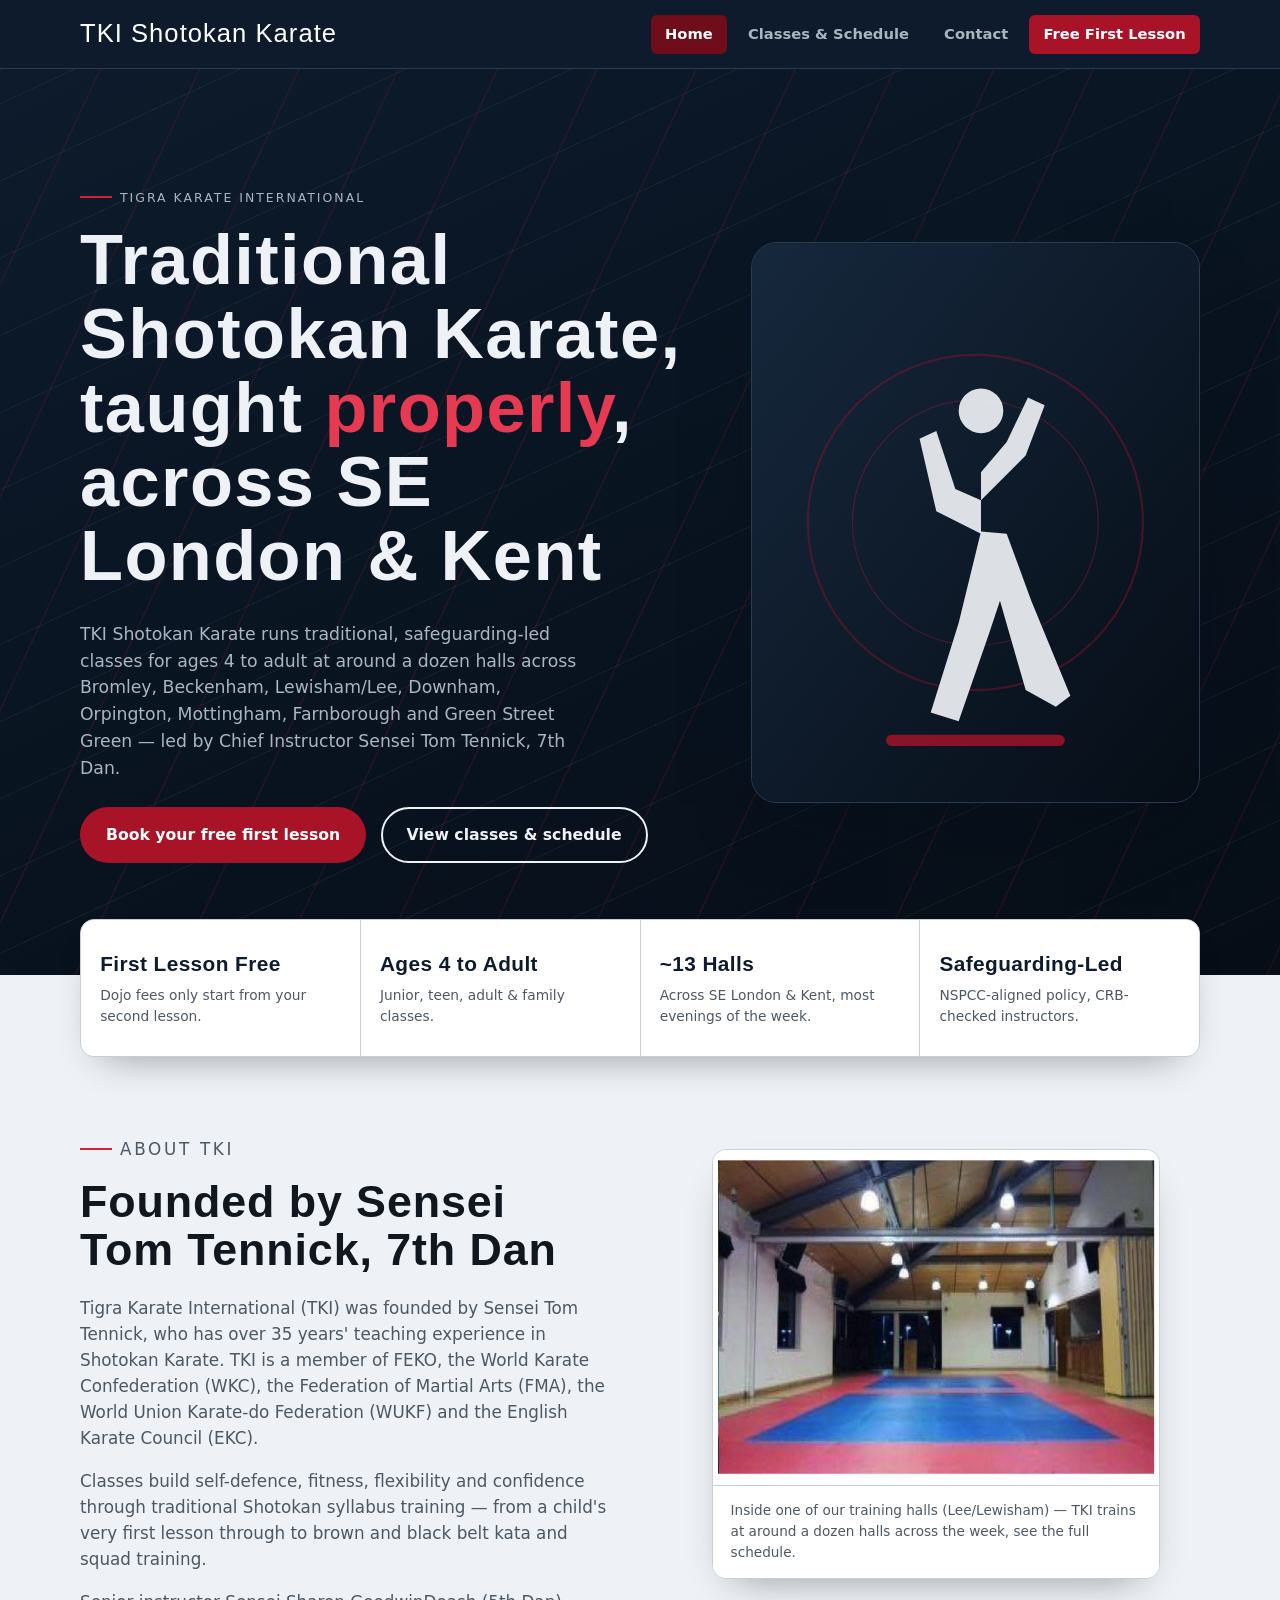
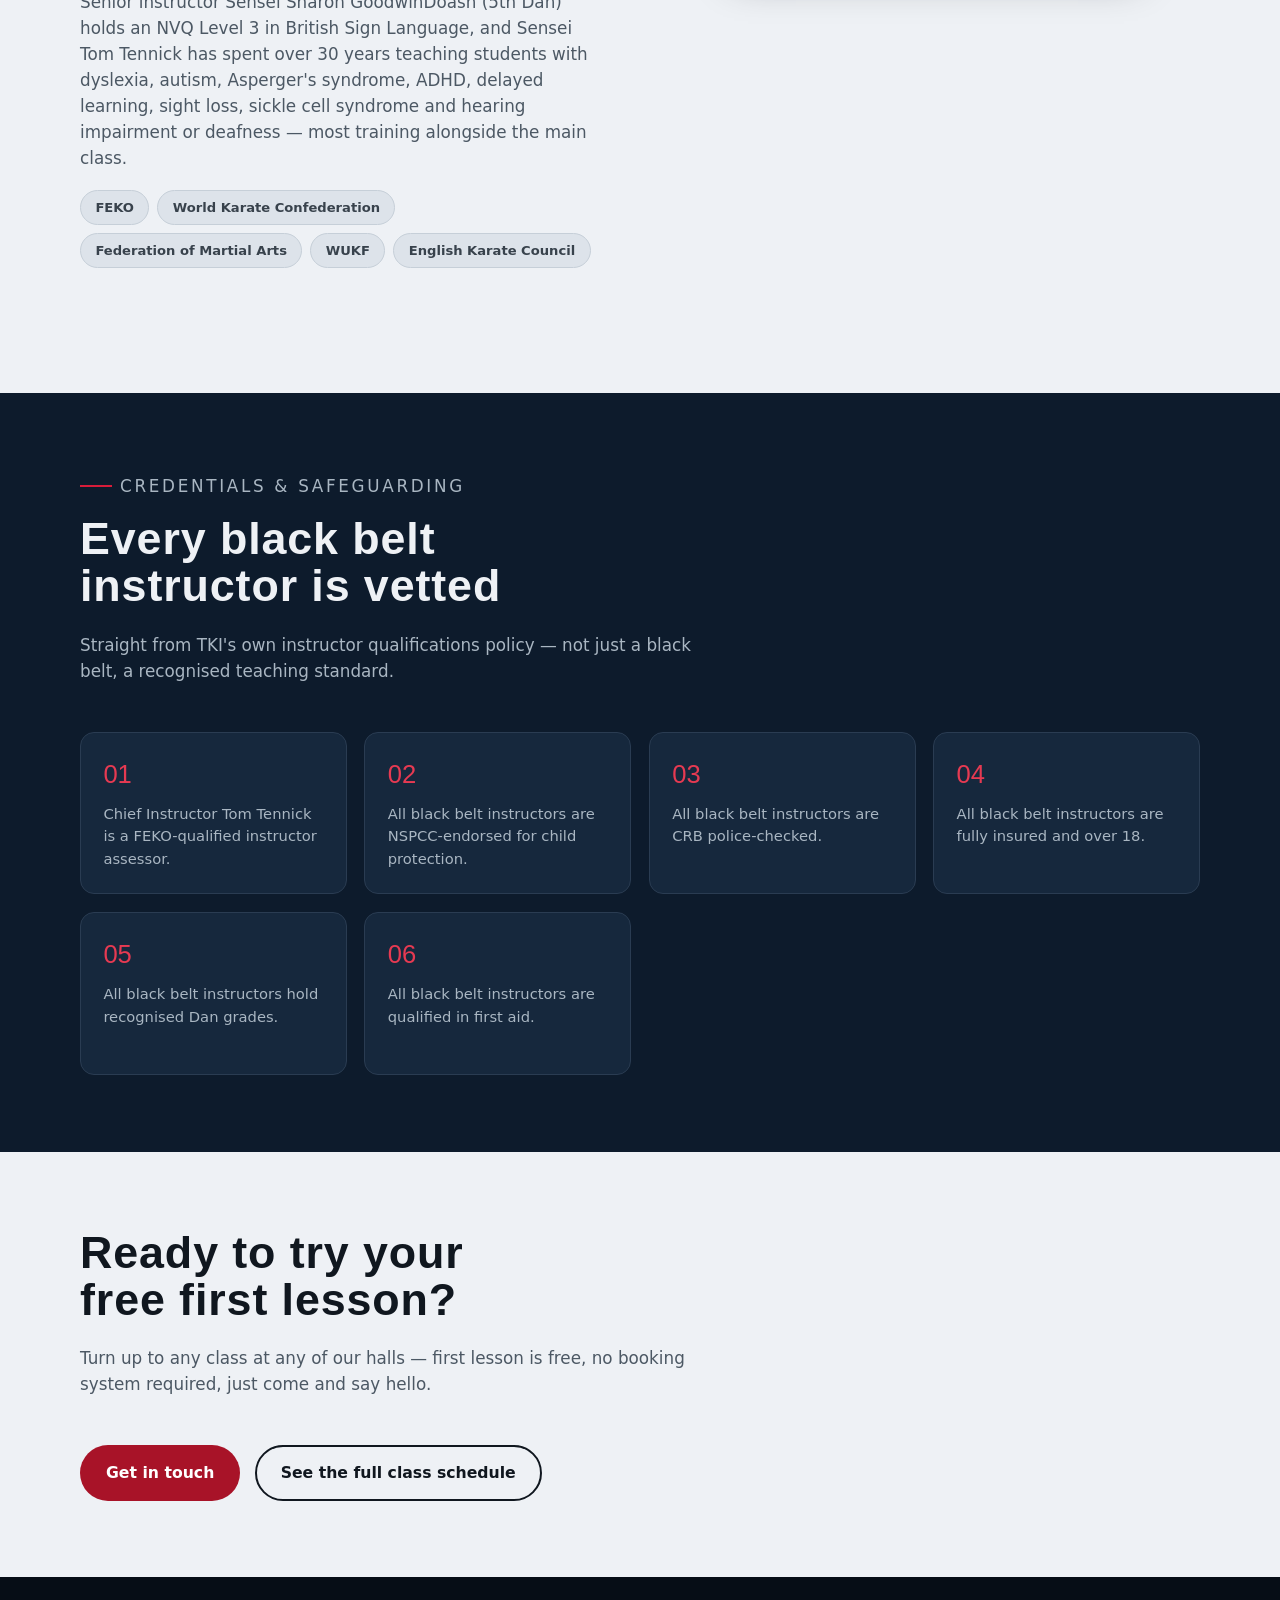
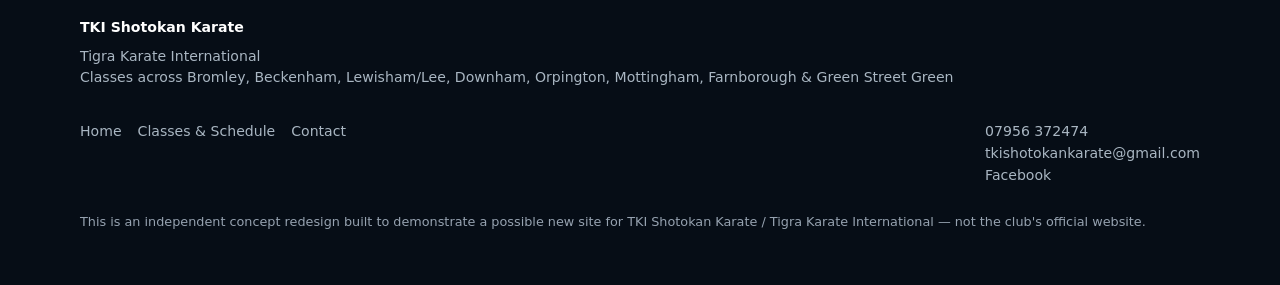
<file: index.html>
<!DOCTYPE html>
<html lang="en-GB">
<head>
<meta charset="UTF-8">
<meta name="viewport" content="width=device-width, initial-scale=1.0">
<title>TKI Shotokan Karate | Tigra Karate International — South East London &amp; Kent</title>
<meta name="description" content="Traditional Shotokan Karate for ages 4 to adult, taught by Sensei Tom Tennick (7th Dan) across Bromley, Beckenham, Lewisham/Lee, Downham, Orpington, Mottingham, Farnborough &amp; Green Street Green. First lesson free.">
<link rel="stylesheet" href="assets/css/style.css">
</head>
<body>
<a class="skip-link" href="#main">Skip to content</a>

<header class="site-header">
  <div class="container nav-row">
    <a class="brand" href="index.html">
      <span class="brand-mark">TKI Shotokan Karate</span>
    </a>
    <button class="nav-toggle" aria-expanded="false" aria-controls="primary-nav">
      <span aria-hidden="true">&#9776;</span>
      <span class="visually-hidden">Menu</span>
    </button>
    <ul class="nav-menu" id="primary-nav">
      <li><a href="index.html" aria-current="page">Home</a></li>
      <li><a href="classes.html">Classes &amp; Schedule</a></li>
      <li><a href="contact.html">Contact</a></li>
      <li><a class="nav-cta" href="contact.html">Free First Lesson</a></li>
    </ul>
  </div>
</header>

<main id="main">

  <section class="hero">
    <div class="container hero-grid">
      <div>
        <p class="eyebrow">Tigra Karate International</p>
        <h1>Traditional Shotokan Karate, taught <span>properly</span>, across SE London &amp; Kent</h1>
        <p class="hero-lede">TKI Shotokan Karate runs traditional, safeguarding-led classes for ages 4 to adult at around a dozen halls across Bromley, Beckenham, Lewisham/Lee, Downham, Orpington, Mottingham, Farnborough and Green Street Green — led by Chief Instructor Sensei Tom Tennick, 7th Dan.</p>
        <div class="btn-row" style="margin-top:1.6rem;">
          <a class="btn btn-primary" href="contact.html"><span class="btn-label">Book your free first lesson</span></a>
          <a class="btn btn-ghost" href="classes.html"><span class="btn-label">View classes &amp; schedule</span></a>
        </div>
      </div>
      <div class="hero-figure" aria-hidden="true">
        <svg viewBox="0 0 400 500" xmlns="http://www.w3.org/2000/svg" role="img" aria-label="Illustration of a karateka in a kata stance">
          <defs>
            <linearGradient id="bg" x1="0" y1="0" x2="1" y2="1">
              <stop offset="0" stop-color="#16283d"/>
              <stop offset="1" stop-color="#060d16"/>
            </linearGradient>
          </defs>
          <rect width="400" height="500" fill="url(#bg)"/>
          <circle cx="200" cy="250" r="150" fill="none" stroke="#a81328" stroke-width="2" opacity="0.35"/>
          <circle cx="200" cy="250" r="110" fill="none" stroke="#d81c3a" stroke-width="1" opacity="0.3"/>
          <!-- simplified karateka silhouette, front stance with rising block -->
          <g fill="#eef1f5" opacity="0.92">
            <circle cx="205" cy="150" r="20"/>
            <path d="M205 170 L205 260 L165 240 L150 175 L165 168 L182 220 L205 230 Z"/>
            <path d="M205 260 L205 230 L245 190 L262 145 L247 138 L228 178 L205 205 Z"/>
            <path d="M205 258 L185 340 L160 420 L185 428 L212 350 L222 320 L245 400 L272 415 L285 405 L250 320 L228 260 Z"/>
          </g>
          <rect x="120" y="440" width="160" height="10" rx="5" fill="#a81328" opacity="0.8"/>
        </svg>
      </div>
    </div>
  </section>

  <div class="container">
    <div class="highlight-strip" data-reveal>
      <div class="highlight-item">
        <strong>First Lesson Free</strong>
        <span>Dojo fees only start from your second lesson.</span>
      </div>
      <div class="highlight-item">
        <strong>Ages 4 to Adult</strong>
        <span>Junior, teen, adult &amp; family classes.</span>
      </div>
      <div class="highlight-item">
        <strong>~13 Halls</strong>
        <span>Across SE London &amp; Kent, most evenings of the week.</span>
      </div>
      <div class="highlight-item">
        <strong>Safeguarding-Led</strong>
        <span>NSPCC-aligned policy, CRB-checked instructors.</span>
      </div>
    </div>
  </div>

  <section>
    <div class="container two-col">
      <div class="section-head" data-reveal>
        <p class="eyebrow">About TKI</p>
        <h2>Founded by Sensei Tom Tennick, 7th Dan</h2>
        <p class="lede">Tigra Karate International (TKI) was founded by Sensei Tom Tennick, who has over 35 years' teaching experience in Shotokan Karate. TKI is a member of FEKO, the World Karate Confederation (WKC), the Federation of Martial Arts (FMA), the World Union Karate-do Federation (WUKF) and the English Karate Council (EKC).</p>
        <p>Classes build self-defence, fitness, flexibility and confidence through traditional Shotokan syllabus training — from a child's very first lesson through to brown and black belt kata and squad training.</p>
        <p>Senior instructor Sensei Sharon GoodwinDoash (5th Dan) holds an NVQ Level 3 in British Sign Language, and Sensei Tom Tennick has spent over 30 years teaching students with dyslexia, autism, Asperger's syndrome, ADHD, delayed learning, sight loss, sickle cell syndrome and hearing impairment or deafness — most training alongside the main class.</p>
        <ul class="pill-list">
          <li>FEKO</li>
          <li>World Karate Confederation</li>
          <li>Federation of Martial Arts</li>
          <li>WUKF</li>
          <li>English Karate Council</li>
        </ul>
      </div>
      <figure class="about-figure" data-reveal>
        <div class="frame">
          <img src="assets/img/lochaber-hall-dojo.jpg" alt="Empty training hall with red and blue karate mats laid out, wood-beamed ceiling, one of TKI's rented dojo halls" width="720" height="540">
        </div>
        <figcaption>Inside one of our training halls (Lee/Lewisham) — TKI trains at around a dozen halls across the week, see the full schedule.</figcaption>
      </figure>
    </div>
  </section>

  <section class="section-on-ink">
    <div class="container">
      <div class="section-head" data-reveal>
        <p class="eyebrow">Credentials &amp; safeguarding</p>
        <h2>Every black belt instructor is vetted</h2>
        <p>Straight from TKI's own instructor qualifications policy — not just a black belt, a recognised teaching standard.</p>
      </div>
      <div class="cred-grid" data-reveal>
        <div class="cred-card">
          <span class="num">01</span>
          <p>Chief Instructor Tom Tennick is a FEKO-qualified instructor assessor.</p>
        </div>
        <div class="cred-card">
          <span class="num">02</span>
          <p>All black belt instructors are NSPCC-endorsed for child protection.</p>
        </div>
        <div class="cred-card">
          <span class="num">03</span>
          <p>All black belt instructors are CRB police-checked.</p>
        </div>
        <div class="cred-card">
          <span class="num">04</span>
          <p>All black belt instructors are fully insured and over 18.</p>
        </div>
        <div class="cred-card">
          <span class="num">05</span>
          <p>All black belt instructors hold recognised Dan grades.</p>
        </div>
        <div class="cred-card">
          <span class="num">06</span>
          <p>All black belt instructors are qualified in first aid.</p>
        </div>
      </div>
    </div>
  </section>

  <section>
    <div class="container">
      <div class="section-head" data-reveal>
        <h2>Ready to try your free first lesson?</h2>
        <p>Turn up to any class at any of our halls — first lesson is free, no booking system required, just come and say hello.</p>
      </div>
      <div class="btn-row" data-reveal>
        <a class="btn btn-primary" href="contact.html"><span class="btn-label">Get in touch</span></a>
        <a class="btn btn-ghost on-paper" href="classes.html"><span class="btn-label">See the full class schedule</span></a>
      </div>
    </div>
  </section>

</main>

<footer class="site-footer">
  <div class="container footer-grid">
    <div>
      <p style="color:#fff; font-weight:700; margin-bottom:0.4rem;">TKI Shotokan Karate</p>
      <p style="margin:0;">Tigra Karate International</p>
      <p style="margin:0;">Classes across Bromley, Beckenham, Lewisham/Lee, Downham, Orpington, Mottingham, Farnborough &amp; Green Street Green</p>
    </div>
    <nav aria-label="Footer">
      <a href="index.html">Home</a>
      <a href="classes.html">Classes &amp; Schedule</a>
      <a href="contact.html">Contact</a>
    </nav>
    <div>
      <p style="margin:0;"><a href="tel:07956372474">07956 372474</a></p>
      <p style="margin:0;"><a href="mailto:tkishotokankarate@gmail.com">tkishotokankarate@gmail.com</a></p>
      <p style="margin:0;"><a href="https://www.facebook.com/TKI-Shotokan-Karate-135515973220878/">Facebook</a></p>
    </div>
  </div>
  <p class="footer-fine container">This is an independent concept redesign built to demonstrate a possible new site for TKI Shotokan Karate / Tigra Karate International — not the club's official website.</p>
</footer>

<script src="assets/js/main.js"></script>
</body>
</html>
</file>
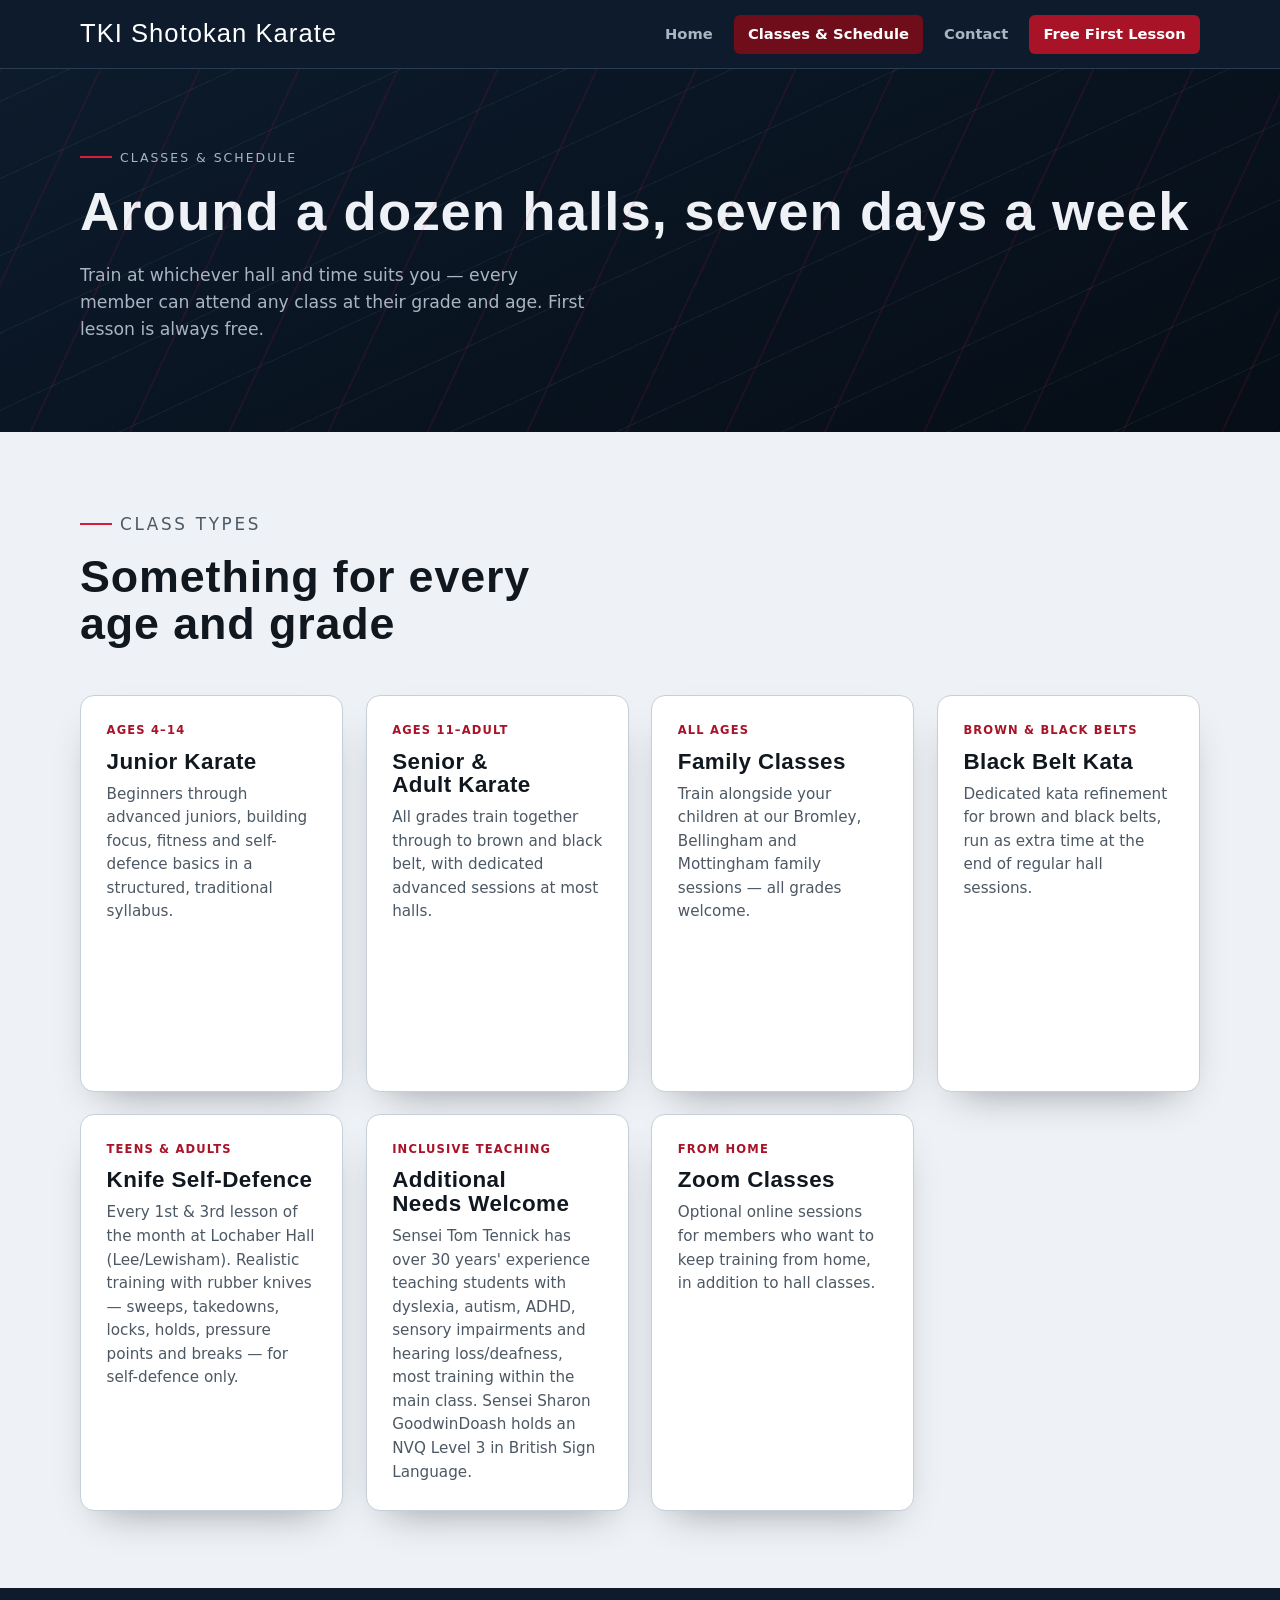
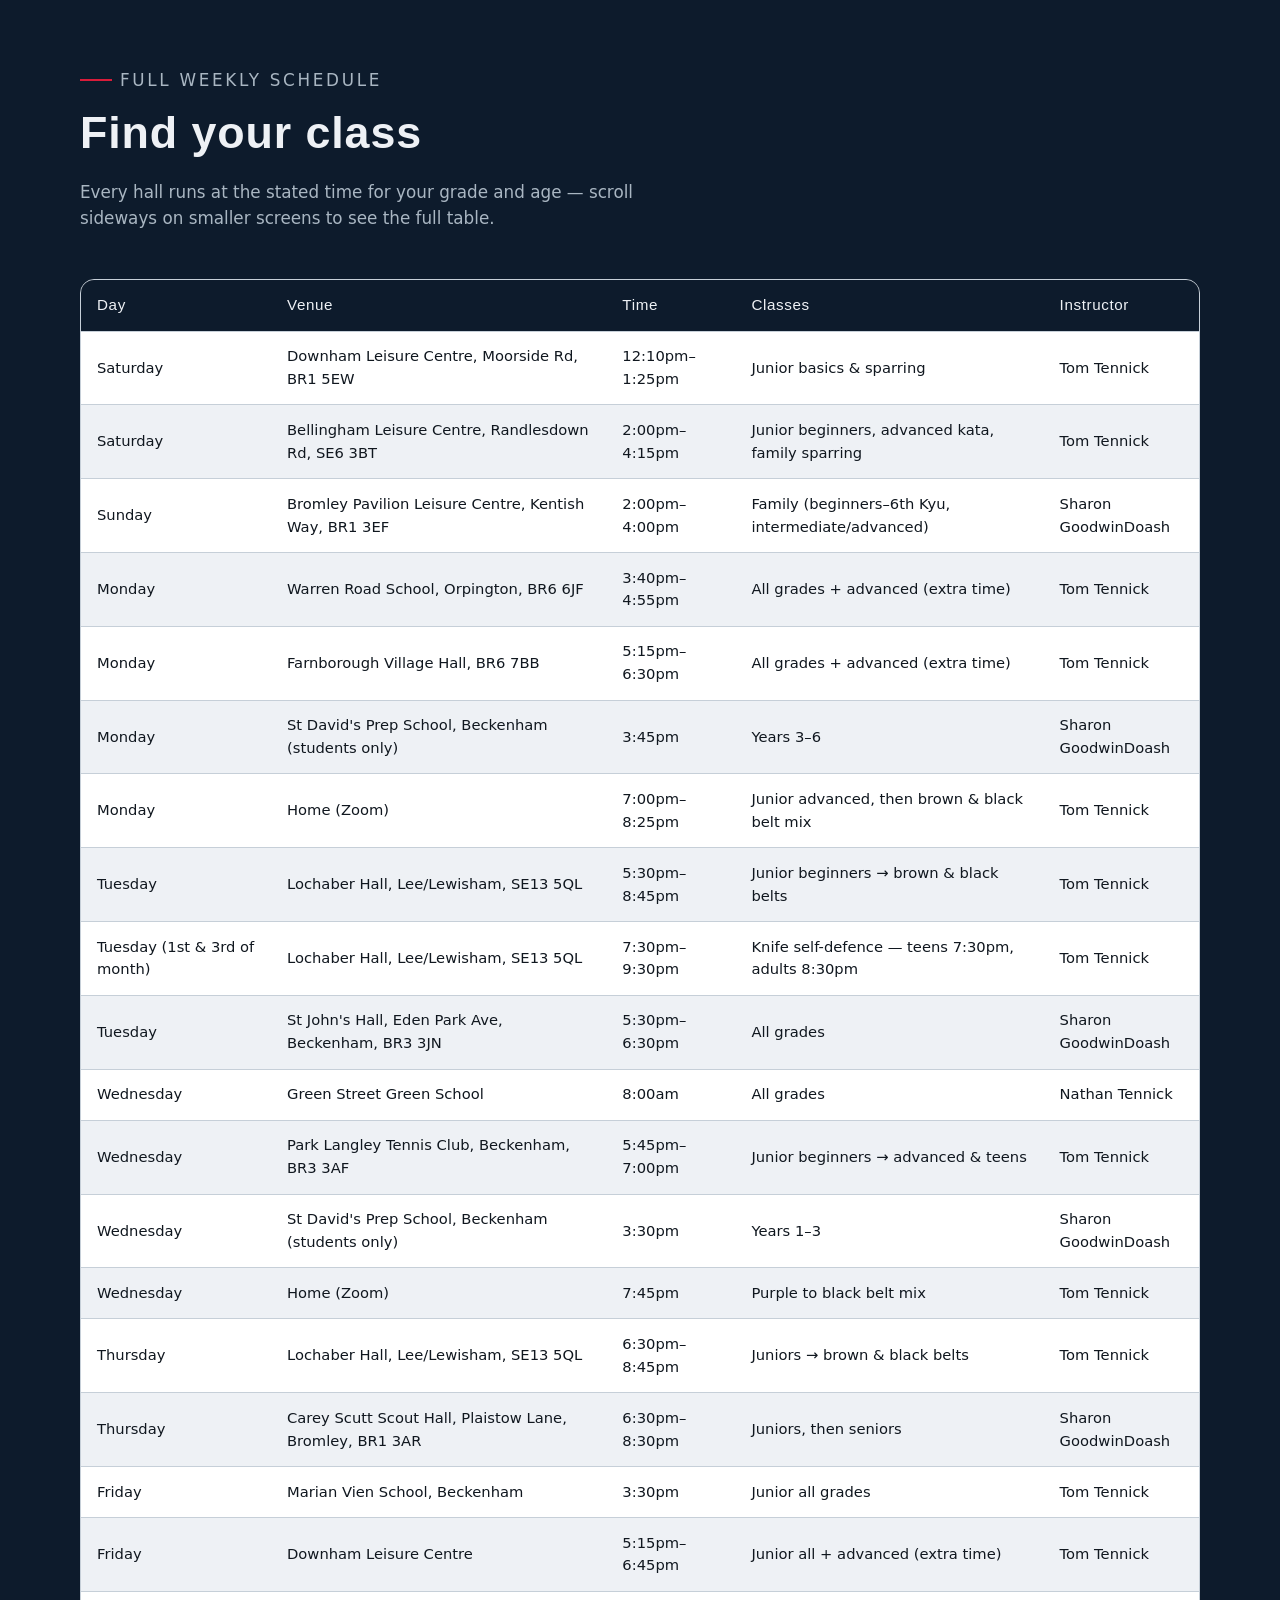
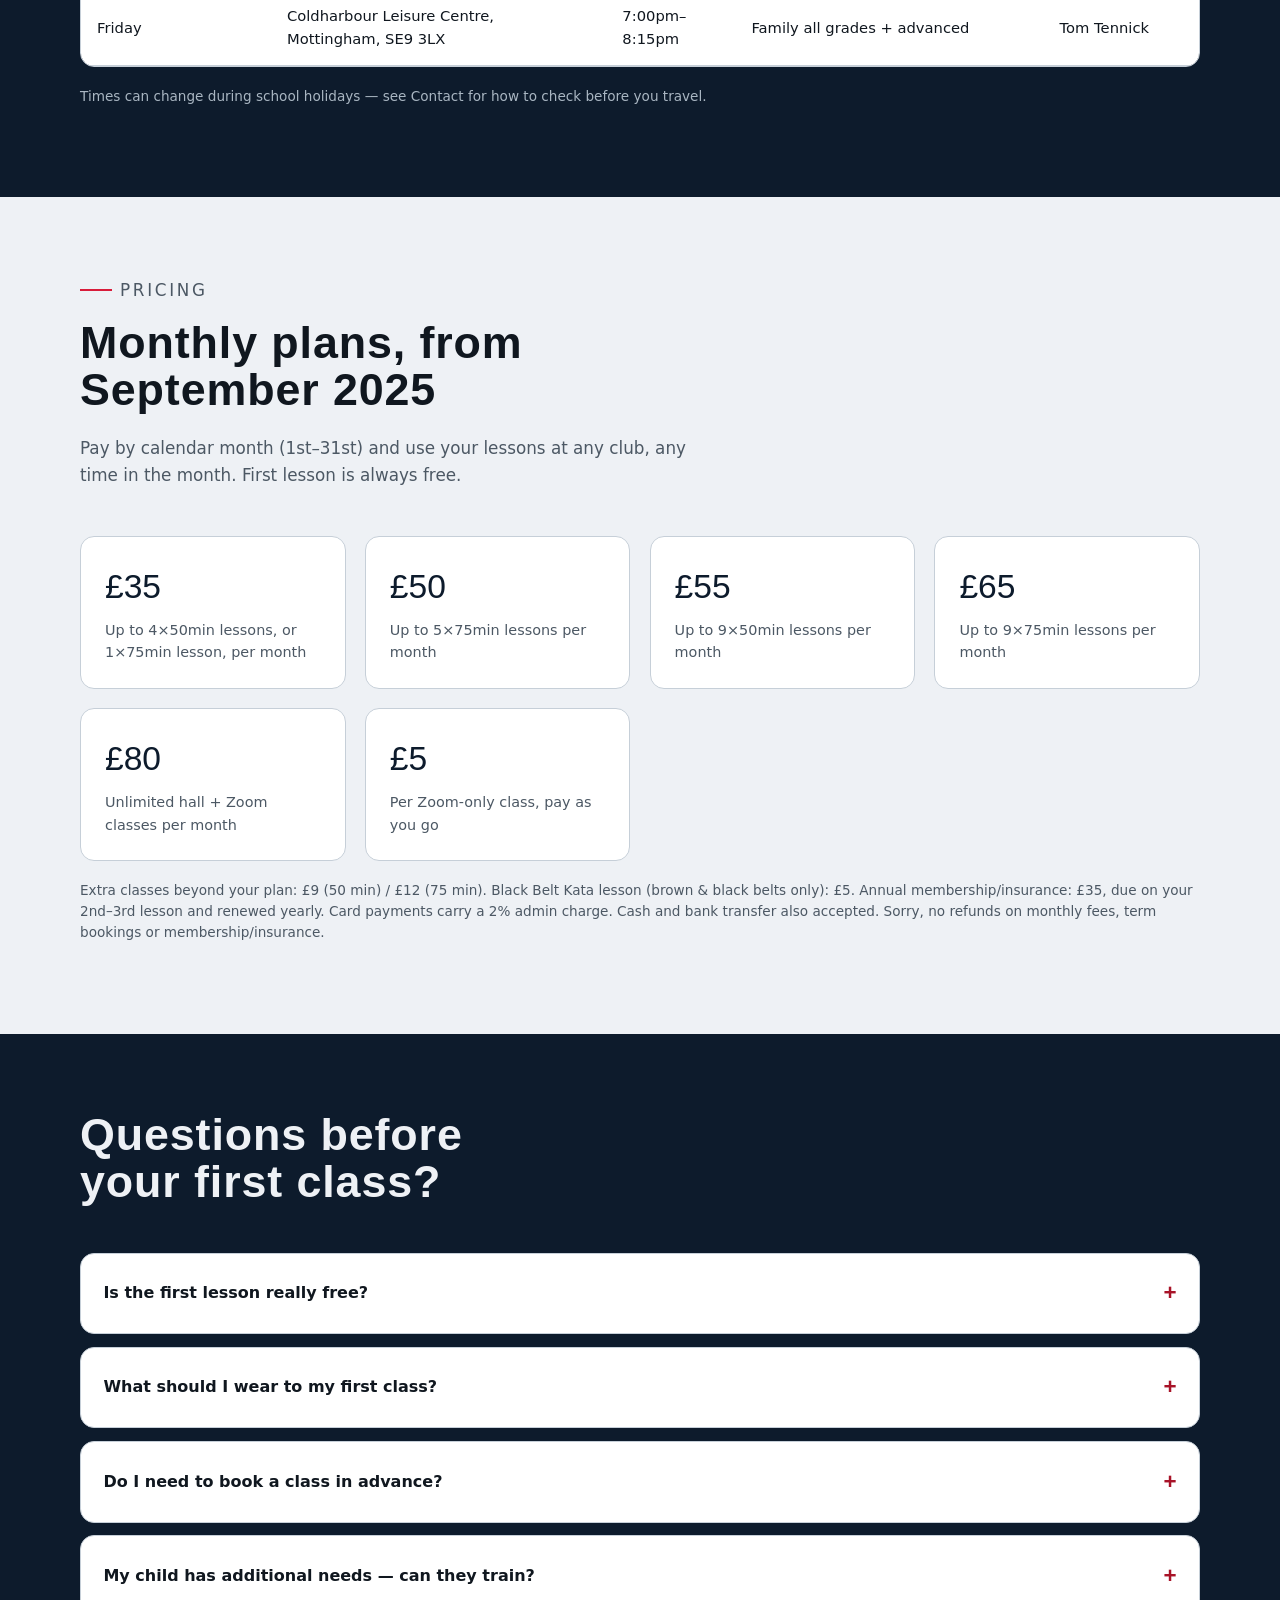
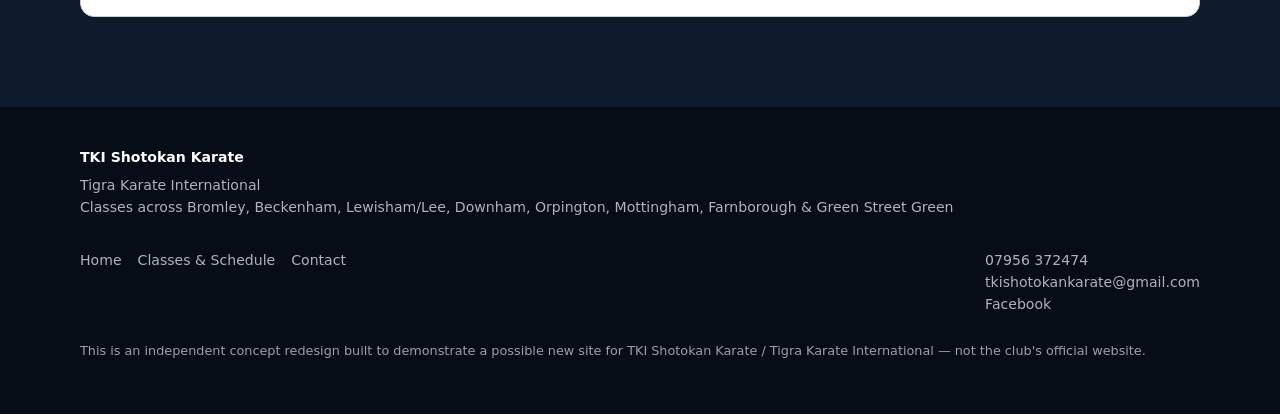
<file: classes.html>
<!DOCTYPE html>
<html lang="en-GB">
<head>
<meta charset="UTF-8">
<meta name="viewport" content="width=device-width, initial-scale=1.0">
<title>Classes &amp; Schedule | TKI Shotokan Karate</title>
<meta name="description" content="TKI Shotokan Karate class types, full weekly schedule across SE London &amp; Kent halls, and current monthly pricing (from September 2025).">
<link rel="stylesheet" href="assets/css/style.css">
</head>
<body>
<a class="skip-link" href="#main">Skip to content</a>

<header class="site-header">
  <div class="container nav-row">
    <a class="brand" href="index.html">
      <span class="brand-mark">TKI Shotokan Karate</span>
    </a>
    <button class="nav-toggle" aria-expanded="false" aria-controls="primary-nav">
      <span aria-hidden="true">&#9776;</span>
      <span class="visually-hidden">Menu</span>
    </button>
    <ul class="nav-menu" id="primary-nav">
      <li><a href="index.html">Home</a></li>
      <li><a href="classes.html" aria-current="page">Classes &amp; Schedule</a></li>
      <li><a href="contact.html">Contact</a></li>
      <li><a class="nav-cta" href="contact.html">Free First Lesson</a></li>
    </ul>
  </div>
</header>

<main id="main">

  <section class="hero" style="padding-block:clamp(2.5rem,6vw,4.5rem);">
    <div class="container">
      <p class="eyebrow">Classes &amp; Schedule</p>
      <h1 style="font-size:clamp(2.2rem,5vw,3.4rem);">Around a dozen halls, seven days a week</h1>
      <p class="hero-lede">Train at whichever hall and time suits you — every member can attend any class at their grade and age. First lesson is always free.</p>
    </div>
  </section>

  <section>
    <div class="container">
      <div class="section-head" data-reveal>
        <p class="eyebrow">Class types</p>
        <h2>Something for every age and grade</h2>
      </div>
      <div class="card-grid" data-reveal>
        <div class="card">
          <span class="tag">Ages 4&ndash;14</span>
          <h3>Junior Karate</h3>
          <p>Beginners through advanced juniors, building focus, fitness and self-defence basics in a structured, traditional syllabus.</p>
        </div>
        <div class="card">
          <span class="tag">Ages 11&ndash;Adult</span>
          <h3>Senior &amp; Adult Karate</h3>
          <p>All grades train together through to brown and black belt, with dedicated advanced sessions at most halls.</p>
        </div>
        <div class="card">
          <span class="tag">All Ages</span>
          <h3>Family Classes</h3>
          <p>Train alongside your children at our Bromley, Bellingham and Mottingham family sessions — all grades welcome.</p>
        </div>
        <div class="card">
          <span class="tag">Brown &amp; Black Belts</span>
          <h3>Black Belt Kata</h3>
          <p>Dedicated kata refinement for brown and black belts, run as extra time at the end of regular hall sessions.</p>
        </div>
        <div class="card">
          <span class="tag">Teens &amp; Adults</span>
          <h3>Knife Self-Defence</h3>
          <p>Every 1st &amp; 3rd lesson of the month at Lochaber Hall (Lee/Lewisham). Realistic training with rubber knives — sweeps, takedowns, locks, holds, pressure points and breaks — for self-defence only.</p>
        </div>
        <div class="card">
          <span class="tag">Inclusive Teaching</span>
          <h3>Additional Needs Welcome</h3>
          <p>Sensei Tom Tennick has over 30 years' experience teaching students with dyslexia, autism, ADHD, sensory impairments and hearing loss/deafness, most training within the main class. Sensei Sharon GoodwinDoash holds an NVQ Level 3 in British Sign Language.</p>
        </div>
        <div class="card">
          <span class="tag">From Home</span>
          <h3>Zoom Classes</h3>
          <p>Optional online sessions for members who want to keep training from home, in addition to hall classes.</p>
        </div>
      </div>
    </div>
  </section>

  <section class="section-on-ink">
    <div class="container">
      <div class="section-head" data-reveal>
        <p class="eyebrow">Full weekly schedule</p>
        <h2>Find your class</h2>
        <p>Every hall runs at the stated time for your grade and age — scroll sideways on smaller screens to see the full table.</p>
      </div>
      <div class="table-scroll" data-reveal>
        <table class="schedule-table">
          <thead>
            <tr>
              <th scope="col">Day</th>
              <th scope="col">Venue</th>
              <th scope="col">Time</th>
              <th scope="col">Classes</th>
              <th scope="col">Instructor</th>
            </tr>
          </thead>
          <tbody>
            <tr>
              <td>Saturday</td>
              <td>Downham Leisure Centre, Moorside Rd, BR1 5EW</td>
              <td class="tabular">12:10pm&ndash;1:25pm</td>
              <td>Junior basics &amp; sparring</td>
              <td>Tom Tennick</td>
            </tr>
            <tr>
              <td>Saturday</td>
              <td>Bellingham Leisure Centre, Randlesdown Rd, SE6 3BT</td>
              <td class="tabular">2:00pm&ndash;4:15pm</td>
              <td>Junior beginners, advanced kata, family sparring</td>
              <td>Tom Tennick</td>
            </tr>
            <tr>
              <td>Sunday</td>
              <td>Bromley Pavilion Leisure Centre, Kentish Way, BR1 3EF</td>
              <td class="tabular">2:00pm&ndash;4:00pm</td>
              <td>Family (beginners&ndash;6th Kyu, intermediate/advanced)</td>
              <td>Sharon GoodwinDoash</td>
            </tr>
            <tr>
              <td>Monday</td>
              <td>Warren Road School, Orpington, BR6 6JF</td>
              <td class="tabular">3:40pm&ndash;4:55pm</td>
              <td>All grades + advanced (extra time)</td>
              <td>Tom Tennick</td>
            </tr>
            <tr>
              <td>Monday</td>
              <td>Farnborough Village Hall, BR6 7BB</td>
              <td class="tabular">5:15pm&ndash;6:30pm</td>
              <td>All grades + advanced (extra time)</td>
              <td>Tom Tennick</td>
            </tr>
            <tr>
              <td>Monday</td>
              <td>St David's Prep School, Beckenham (students only)</td>
              <td class="tabular">3:45pm</td>
              <td>Years 3&ndash;6</td>
              <td>Sharon GoodwinDoash</td>
            </tr>
            <tr>
              <td>Monday</td>
              <td>Home (Zoom)</td>
              <td class="tabular">7:00pm&ndash;8:25pm</td>
              <td>Junior advanced, then brown &amp; black belt mix</td>
              <td>Tom Tennick</td>
            </tr>
            <tr>
              <td>Tuesday</td>
              <td>Lochaber Hall, Lee/Lewisham, SE13 5QL</td>
              <td class="tabular">5:30pm&ndash;8:45pm</td>
              <td>Junior beginners &rarr; brown &amp; black belts</td>
              <td>Tom Tennick</td>
            </tr>
            <tr>
              <td>Tuesday (1st &amp; 3rd of month)</td>
              <td>Lochaber Hall, Lee/Lewisham, SE13 5QL</td>
              <td class="tabular">7:30pm&ndash;9:30pm</td>
              <td>Knife self-defence &mdash; teens 7:30pm, adults 8:30pm</td>
              <td>Tom Tennick</td>
            </tr>
            <tr>
              <td>Tuesday</td>
              <td>St John's Hall, Eden Park Ave, Beckenham, BR3 3JN</td>
              <td class="tabular">5:30pm&ndash;6:30pm</td>
              <td>All grades</td>
              <td>Sharon GoodwinDoash</td>
            </tr>
            <tr>
              <td>Wednesday</td>
              <td>Green Street Green School</td>
              <td class="tabular">8:00am</td>
              <td>All grades</td>
              <td>Nathan Tennick</td>
            </tr>
            <tr>
              <td>Wednesday</td>
              <td>Park Langley Tennis Club, Beckenham, BR3 3AF</td>
              <td class="tabular">5:45pm&ndash;7:00pm</td>
              <td>Junior beginners &rarr; advanced &amp; teens</td>
              <td>Tom Tennick</td>
            </tr>
            <tr>
              <td>Wednesday</td>
              <td>St David's Prep School, Beckenham (students only)</td>
              <td class="tabular">3:30pm</td>
              <td>Years 1&ndash;3</td>
              <td>Sharon GoodwinDoash</td>
            </tr>
            <tr>
              <td>Wednesday</td>
              <td>Home (Zoom)</td>
              <td class="tabular">7:45pm</td>
              <td>Purple to black belt mix</td>
              <td>Tom Tennick</td>
            </tr>
            <tr>
              <td>Thursday</td>
              <td>Lochaber Hall, Lee/Lewisham, SE13 5QL</td>
              <td class="tabular">6:30pm&ndash;8:45pm</td>
              <td>Juniors &rarr; brown &amp; black belts</td>
              <td>Tom Tennick</td>
            </tr>
            <tr>
              <td>Thursday</td>
              <td>Carey Scutt Scout Hall, Plaistow Lane, Bromley, BR1 3AR</td>
              <td class="tabular">6:30pm&ndash;8:30pm</td>
              <td>Juniors, then seniors</td>
              <td>Sharon GoodwinDoash</td>
            </tr>
            <tr>
              <td>Friday</td>
              <td>Marian Vien School, Beckenham</td>
              <td class="tabular">3:30pm</td>
              <td>Junior all grades</td>
              <td>Tom Tennick</td>
            </tr>
            <tr>
              <td>Friday</td>
              <td>Downham Leisure Centre</td>
              <td class="tabular">5:15pm&ndash;6:45pm</td>
              <td>Junior all + advanced (extra time)</td>
              <td>Tom Tennick</td>
            </tr>
            <tr>
              <td>Friday</td>
              <td>Coldharbour Leisure Centre, Mottingham, SE9 3LX</td>
              <td class="tabular">7:00pm&ndash;8:15pm</td>
              <td>Family all grades + advanced</td>
              <td>Tom Tennick</td>
            </tr>
          </tbody>
        </table>
      </div>
      <p class="price-note" style="color:var(--muted-on-ink);">Times can change during school holidays &mdash; see Contact for how to check before you travel.</p>
    </div>
  </section>

  <section>
    <div class="container">
      <div class="section-head" data-reveal>
        <p class="eyebrow">Pricing</p>
        <h2>Monthly plans, from September 2025</h2>
        <p>Pay by calendar month (1st&ndash;31st) and use your lessons at any club, any time in the month. First lesson is always free.</p>
      </div>
      <div class="price-grid" data-reveal>
        <div class="price-card">
          <span class="amount tabular">&pound;35</span>
          <p>Up to 4&times;50min lessons, or 1&times;75min lesson, per month</p>
        </div>
        <div class="price-card">
          <span class="amount tabular">&pound;50</span>
          <p>Up to 5&times;75min lessons per month</p>
        </div>
        <div class="price-card">
          <span class="amount tabular">&pound;55</span>
          <p>Up to 9&times;50min lessons per month</p>
        </div>
        <div class="price-card">
          <span class="amount tabular">&pound;65</span>
          <p>Up to 9&times;75min lessons per month</p>
        </div>
        <div class="price-card">
          <span class="amount tabular">&pound;80</span>
          <p>Unlimited hall + Zoom classes per month</p>
        </div>
        <div class="price-card">
          <span class="amount tabular">&pound;5</span>
          <p>Per Zoom-only class, pay as you go</p>
        </div>
      </div>
      <p class="price-note">Extra classes beyond your plan: &pound;9 (50 min) / &pound;12 (75 min). Black Belt Kata lesson (brown &amp; black belts only): &pound;5. Annual membership/insurance: &pound;35, due on your 2nd&ndash;3rd lesson and renewed yearly. Card payments carry a 2% admin charge. Cash and bank transfer also accepted. Sorry, no refunds on monthly fees, term bookings or membership/insurance.</p>
    </div>
  </section>

  <section class="section-on-ink">
    <div class="container">
      <div class="section-head" data-reveal>
        <h2>Questions before your first class?</h2>
      </div>
      <div class="faq-list" data-reveal>
        <details class="faq">
          <summary>Is the first lesson really free?</summary>
          <p>Yes &mdash; your first lesson at any TKI hall is free, with dojo fees only starting from your second lesson.</p>
        </details>
        <details class="faq">
          <summary>What should I wear to my first class?</summary>
          <p>A clean, well-ironed white karate gi is preferred once you join; until then, tracksuit bottoms and a plain white round-neck t-shirt are fine. No jewellery, and nails should be kept short.</p>
        </details>
        <details class="faq">
          <summary>Do I need to book a class in advance?</summary>
          <p>No booking system is needed &mdash; just turn up to any class at your grade and age, at any of our halls.</p>
        </details>
        <details class="faq">
          <summary>My child has additional needs &mdash; can they train?</summary>
          <p>Yes. Sensei Tom Tennick has over 30 years' experience teaching students with dyslexia, autism, ADHD, sensory impairments and hearing loss or deafness, and Sensei Sharon GoodwinDoash holds an NVQ Level 3 in British Sign Language. Get in touch beforehand and we'll talk through what would help.</p>
        </details>
      </div>
    </div>
  </section>

</main>

<footer class="site-footer">
  <div class="container footer-grid">
    <div>
      <p style="color:#fff; font-weight:700; margin-bottom:0.4rem;">TKI Shotokan Karate</p>
      <p style="margin:0;">Tigra Karate International</p>
      <p style="margin:0;">Classes across Bromley, Beckenham, Lewisham/Lee, Downham, Orpington, Mottingham, Farnborough &amp; Green Street Green</p>
    </div>
    <nav aria-label="Footer">
      <a href="index.html">Home</a>
      <a href="classes.html">Classes &amp; Schedule</a>
      <a href="contact.html">Contact</a>
    </nav>
    <div>
      <p style="margin:0;"><a href="tel:07956372474">07956 372474</a></p>
      <p style="margin:0;"><a href="mailto:tkishotokankarate@gmail.com">tkishotokankarate@gmail.com</a></p>
      <p style="margin:0;"><a href="https://www.facebook.com/TKI-Shotokan-Karate-135515973220878/">Facebook</a></p>
    </div>
  </div>
  <p class="footer-fine container">This is an independent concept redesign built to demonstrate a possible new site for TKI Shotokan Karate / Tigra Karate International — not the club's official website.</p>
</footer>

<script src="assets/js/main.js"></script>
</body>
</html>
</file>
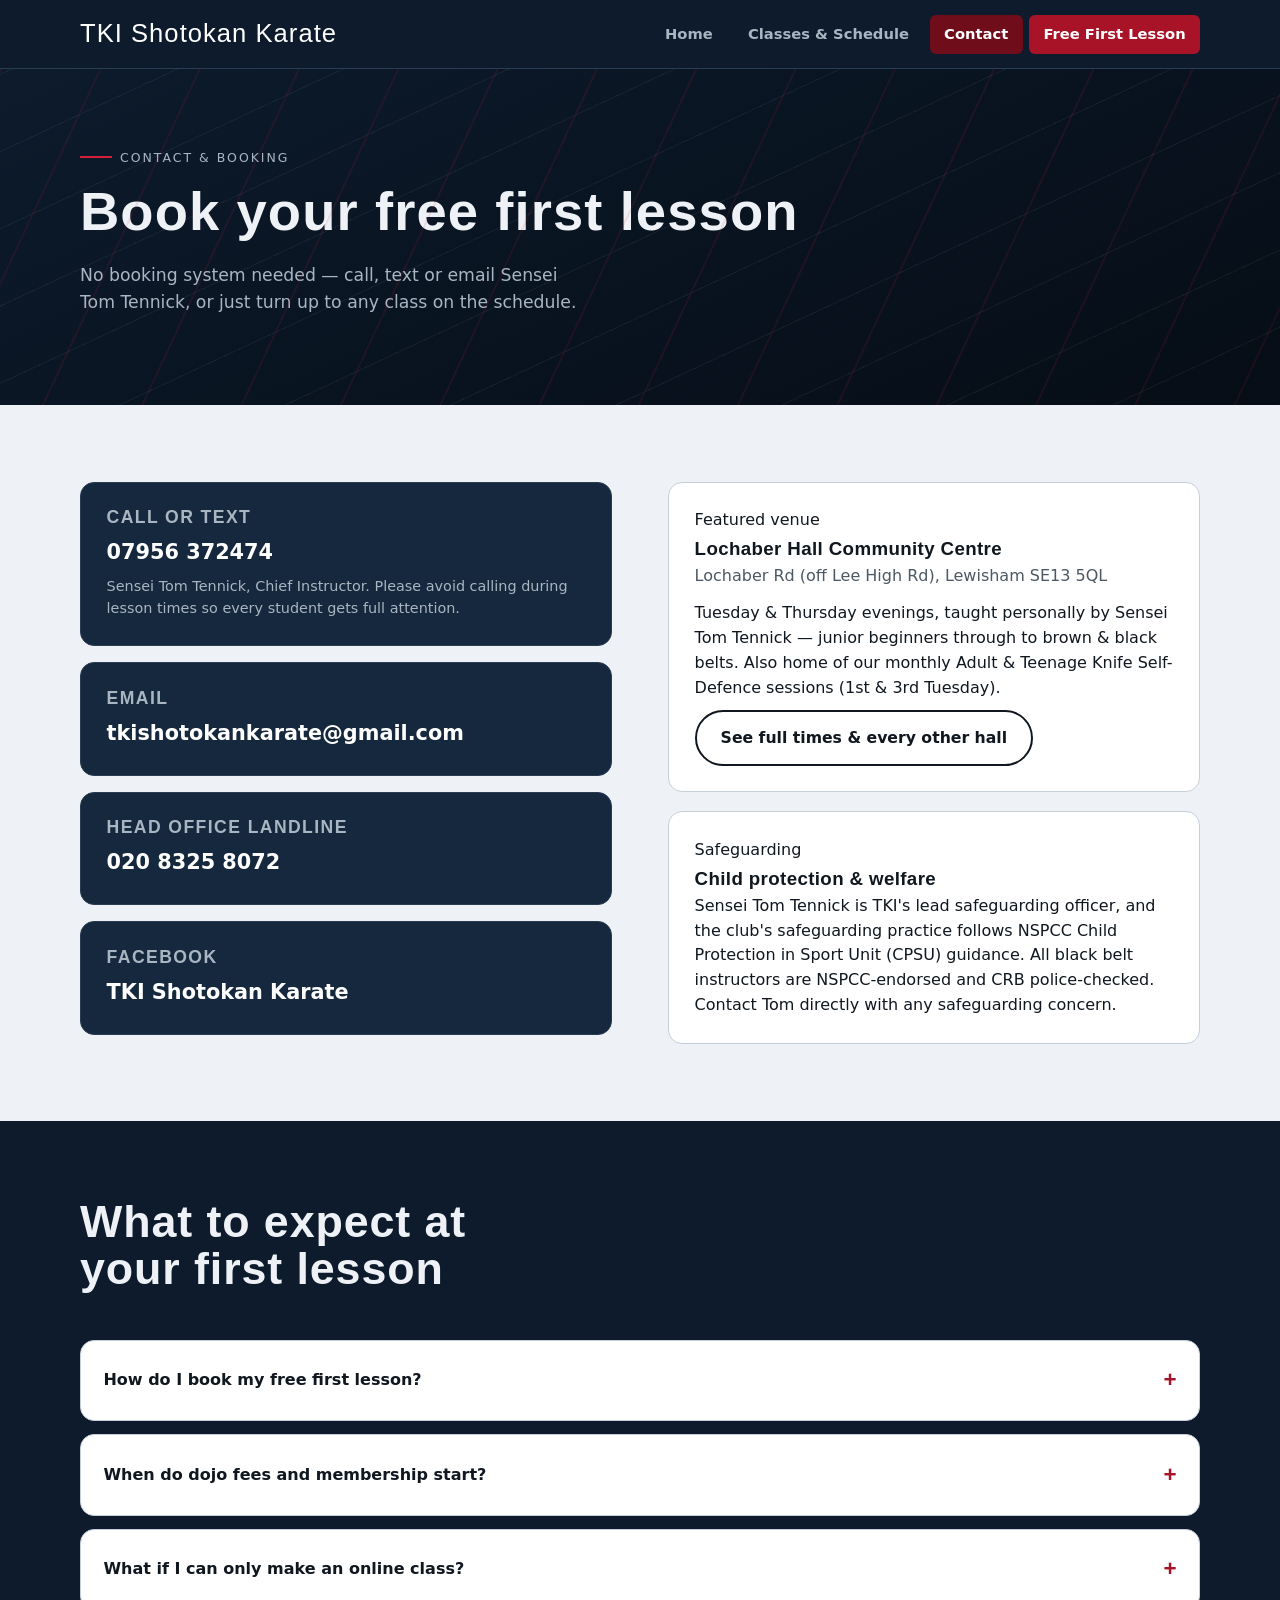
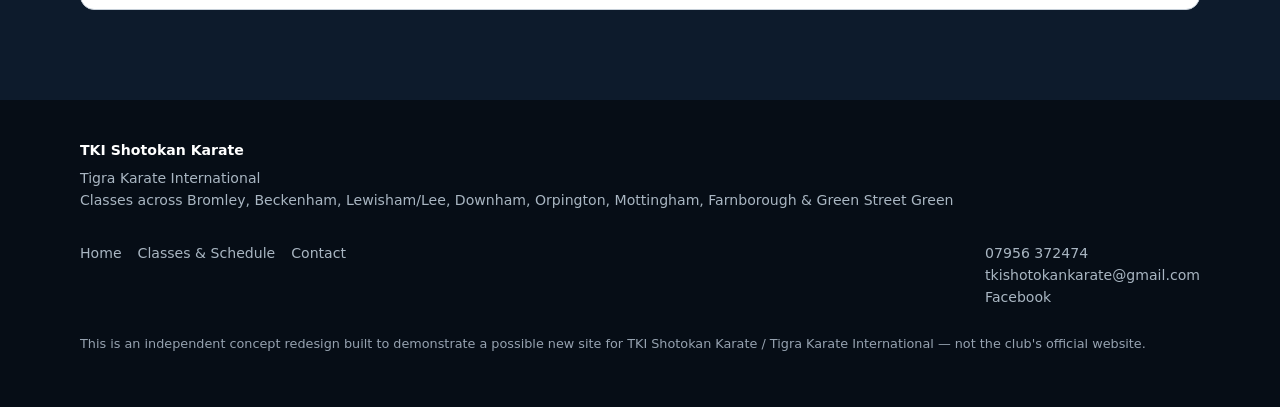
<file: contact.html>
<!DOCTYPE html>
<html lang="en-GB">
<head>
<meta charset="UTF-8">
<meta name="viewport" content="width=device-width, initial-scale=1.0">
<title>Contact &amp; Booking | TKI Shotokan Karate</title>
<meta name="description" content="Book your free first lesson with TKI Shotokan Karate. Call or text Sensei Tom Tennick on 07956 372474, or email tkishotokankarate@gmail.com.">
<link rel="stylesheet" href="assets/css/style.css">
</head>
<body>
<a class="skip-link" href="#main">Skip to content</a>

<header class="site-header">
  <div class="container nav-row">
    <a class="brand" href="index.html">
      <span class="brand-mark">TKI Shotokan Karate</span>
    </a>
    <button class="nav-toggle" aria-expanded="false" aria-controls="primary-nav">
      <span aria-hidden="true">&#9776;</span>
      <span class="visually-hidden">Menu</span>
    </button>
    <ul class="nav-menu" id="primary-nav">
      <li><a href="index.html">Home</a></li>
      <li><a href="classes.html">Classes &amp; Schedule</a></li>
      <li><a href="contact.html" aria-current="page">Contact</a></li>
      <li><a class="nav-cta" href="contact.html">Free First Lesson</a></li>
    </ul>
  </div>
</header>

<main id="main">

  <section class="hero" style="padding-block:clamp(2.5rem,6vw,4.5rem);">
    <div class="container">
      <p class="eyebrow">Contact &amp; Booking</p>
      <h1 style="font-size:clamp(2.2rem,5vw,3.4rem);">Book your free first lesson</h1>
      <p class="hero-lede">No booking system needed &mdash; call, text or email Sensei Tom Tennick, or just turn up to any class on the schedule.</p>
    </div>
  </section>

  <section>
    <div class="container contact-grid">
      <div data-reveal>
        <div class="contact-block" style="margin-bottom:1rem;">
          <h3>Call or text</h3>
          <a href="tel:07956372474">07956 372474</a>
          <p style="color:var(--muted-on-ink); margin:0.4rem 0 0; font-size:0.9rem;">Sensei Tom Tennick, Chief Instructor. Please avoid calling during lesson times so every student gets full attention.</p>
        </div>
        <div class="contact-block" style="margin-bottom:1rem;">
          <h3>Email</h3>
          <a href="mailto:tkishotokankarate@gmail.com">tkishotokankarate@gmail.com</a>
        </div>
        <div class="contact-block" style="margin-bottom:1rem;">
          <h3>Head office landline</h3>
          <a href="tel:02083258072">020 8325 8072</a>
        </div>
        <div class="contact-block">
          <h3>Facebook</h3>
          <a href="https://www.facebook.com/TKI-Shotokan-Karate-135515973220878/">TKI Shotokan Karate</a>
        </div>
      </div>

      <div data-reveal>
        <div class="venue-card" style="margin-bottom:1.2rem;">
          <span class="tag" style="display:inline-block; margin-bottom:0.4rem;">Featured venue</span>
          <h3>Lochaber Hall Community Centre</h3>
          <address>Lochaber Rd (off Lee High Rd), Lewisham SE13 5QL</address>
          <p style="margin:0 0 0.6rem;">Tuesday &amp; Thursday evenings, taught personally by Sensei Tom Tennick &mdash; junior beginners through to brown &amp; black belts. Also home of our monthly Adult &amp; Teenage Knife Self-Defence sessions (1st &amp; 3rd Tuesday).</p>
          <a class="btn btn-ghost on-paper" href="classes.html"><span class="btn-label">See full times &amp; every other hall</span></a>
        </div>
        <div class="venue-card">
          <span class="tag" style="display:inline-block; margin-bottom:0.4rem;">Safeguarding</span>
          <h3>Child protection &amp; welfare</h3>
          <p style="margin:0;">Sensei Tom Tennick is TKI's lead safeguarding officer, and the club's safeguarding practice follows NSPCC Child Protection in Sport Unit (CPSU) guidance. All black belt instructors are NSPCC-endorsed and CRB police-checked. Contact Tom directly with any safeguarding concern.</p>
        </div>
      </div>
    </div>
  </section>

  <section class="section-on-ink">
    <div class="container">
      <div class="section-head" data-reveal>
        <h2>What to expect at your first lesson</h2>
      </div>
      <div class="faq-list" data-reveal>
        <details class="faq">
          <summary>How do I book my free first lesson?</summary>
          <p>Just call, text or email Sensei Tom Tennick to check times, then turn up to any class listed on the schedule &mdash; there's no separate booking system.</p>
        </details>
        <details class="faq">
          <summary>When do dojo fees and membership start?</summary>
          <p>Your very first lesson is free. Dojo fees begin from your second lesson, and annual membership/insurance (&pound;35) is due on your 2nd&ndash;3rd lesson and renews yearly.</p>
        </details>
        <details class="faq">
          <summary>What if I can only make an online class?</summary>
          <p>Home Zoom classes run on Monday and Wednesday evenings in addition to hall sessions &mdash; email or call to be added.</p>
        </details>
      </div>
    </div>
  </section>

</main>

<footer class="site-footer">
  <div class="container footer-grid">
    <div>
      <p style="color:#fff; font-weight:700; margin-bottom:0.4rem;">TKI Shotokan Karate</p>
      <p style="margin:0;">Tigra Karate International</p>
      <p style="margin:0;">Classes across Bromley, Beckenham, Lewisham/Lee, Downham, Orpington, Mottingham, Farnborough &amp; Green Street Green</p>
    </div>
    <nav aria-label="Footer">
      <a href="index.html">Home</a>
      <a href="classes.html">Classes &amp; Schedule</a>
      <a href="contact.html">Contact</a>
    </nav>
    <div>
      <p style="margin:0;"><a href="tel:07956372474">07956 372474</a></p>
      <p style="margin:0;"><a href="mailto:tkishotokankarate@gmail.com">tkishotokankarate@gmail.com</a></p>
      <p style="margin:0;"><a href="https://www.facebook.com/TKI-Shotokan-Karate-135515973220878/">Facebook</a></p>
    </div>
  </div>
  <p class="footer-fine container">This is an independent concept redesign built to demonstrate a possible new site for TKI Shotokan Karate / Tigra Karate International — not the club's official website.</p>
</footer>

<script src="assets/js/main.js"></script>
</body>
</html>
</file>
<file: assets/css/style.css>
/* ==========================================================================
   TKI Shotokan Karate / Tigra Karate International — shared stylesheet
   Palette: deep navy + belt-crimson + cool paper (deliberately distinct
   from the cream/gold dojo palette used elsewhere in this workspace).
   ========================================================================== */

@view-transition {
  navigation: auto;
}

:root {
  --ink: #0d1b2c;
  --ink-soft: #16283d;
  --ink-deep: #060d16;
  --paper: #eef1f5;
  --paper-dim: #dde3ea;
  --paper-white: #ffffff;
  --text-on-paper: #10171f;
  --text-on-ink: #eef1f5;
  --muted: #4c5864;
  --muted-strong: #38424c;
  --muted-on-ink: #a9b6c2;
  --red: #a81328;
  --red-bright: #d81c3a;
  --red-deep: #700d1b;
  /* Large-text-only accent for dark backgrounds (hero emphasis word,
     cred-card numerals) — kept separate from --red-bright, which is
     tuned instead for white button text at 4.5:1 on hover. */
  --red-accent-on-dark: #e63a52;
  --line: #c6cfd8;
  --line-on-ink: #2a3c52;
  --focus: #1177ff;

  --font-display: "Bebas Neue", "Oswald", "Arial Narrow", sans-serif;
  --font-body: "Inter", "Segoe UI", system-ui, -apple-system, sans-serif;

  --radius-sm: 6px;
  --radius-md: 14px;
  --radius-lg: 26px;

  --shadow-card: 0 18px 40px -22px rgba(6, 13, 22, 0.45);
  --shadow-card-lg: 0 30px 70px -30px rgba(6, 13, 22, 0.55);
}

/* ---------- reset / base ---------- */
*, *::before, *::after {
  box-sizing: border-box;
}

html {
  scroll-behavior: smooth;
}

@media (prefers-reduced-motion: reduce) {
  html {
    scroll-behavior: auto;
  }
}

body {
  margin: 0;
  font-family: var(--font-body);
  background: var(--paper);
  color: var(--text-on-paper);
  line-height: 1.55;
  -webkit-font-smoothing: antialiased;
}

img {
  max-width: 100%;
  display: block;
}

a {
  color: inherit;
}

h1, h2, h3, h4 {
  font-family: var(--font-display);
  letter-spacing: 0.02em;
  line-height: 1.05;
  margin: 0 0 0.5em;
  text-wrap: balance;
}

p {
  margin: 0 0 1em;
}

ul, ol {
  padding-left: 1.2em;
}

.container {
  width: min(1120px, 100% - 2.5rem);
  margin-inline: auto;
}

section {
  padding-block: clamp(3rem, 6vw, 6rem);
}

/* text-bearing boxes: never let content escape */
.card,
.contact-block,
.price-card,
.nav-menu a,
.schedule-table td,
.schedule-table th,
.badge {
  box-sizing: border-box;
  overflow-wrap: anywhere;
}

.tabular {
  font-variant-numeric: tabular-nums;
}

/* ---------- skip link ---------- */
.skip-link {
  position: absolute;
  left: 1rem;
  top: -3rem;
  background: var(--red);
  color: #fff;
  padding: 0.6rem 1rem;
  border-radius: var(--radius-sm);
  z-index: 1000;
  transition: top 0.2s ease;
}

.skip-link:focus {
  top: 1rem;
}

.visually-hidden {
  position: absolute;
  width: 1px;
  height: 1px;
  padding: 0;
  margin: -1px;
  overflow: hidden;
  clip: rect(0, 0, 0, 0);
  white-space: nowrap;
  border: 0;
}

/* ---------- header / nav ---------- */
.site-header {
  position: sticky;
  top: 0;
  z-index: 100;
  background: var(--ink);
  color: var(--text-on-ink);
  border-bottom: 1px solid var(--line-on-ink);
}

.nav-row {
  display: flex;
  align-items: center;
  justify-content: space-between;
  gap: 1rem;
  padding-block: 0.9rem;
  min-height: 4rem;
}

.brand {
  display: flex;
  align-items: baseline;
  gap: 0.6rem;
  text-decoration: none;
  color: var(--text-on-ink);
  min-width: 0;
}

.brand-mark {
  font-family: var(--font-display);
  font-size: 1.6rem;
  letter-spacing: 0.04em;
  color: #fff;
  white-space: nowrap;
}

.brand-sub {
  font-size: 0.7rem;
  letter-spacing: 0.14em;
  text-transform: uppercase;
  color: var(--muted-on-ink);
  white-space: nowrap;
}

.nav-toggle {
  display: none;
  background: none;
  border: 1px solid var(--line-on-ink);
  border-radius: var(--radius-sm);
  color: var(--text-on-ink);
  padding: 0.5rem 0.7rem;
  font-size: 1rem;
  cursor: pointer;
}

.nav-menu {
  display: flex;
  align-items: center;
  gap: 0.4rem;
  list-style: none;
  margin: 0;
  padding: 0;
  min-width: 0;
}

.nav-menu a {
  display: inline-block;
  padding: 0.5rem 0.9rem;
  border-radius: var(--radius-sm);
  text-decoration: none;
  color: var(--muted-on-ink);
  font-size: 0.92rem;
  font-weight: 600;
  transition: color 0.15s ease, background-color 0.15s ease;
}

.nav-menu a:hover,
.nav-menu a:focus-visible {
  color: #fff;
  background: var(--ink-soft);
}

.nav-menu a[aria-current="page"] {
  color: #fff;
  background: var(--red-deep);
}

.nav-cta {
  background: var(--red) !important;
  color: #fff !important;
}

.nav-cta:hover,
.nav-cta:focus-visible {
  background: var(--red-bright) !important;
}

@media (max-width: 800px) {
  .nav-toggle {
    display: inline-flex;
  }

  .nav-menu {
    position: absolute;
    inset-inline: 0;
    top: 100%;
    flex-direction: column;
    align-items: stretch;
    background: var(--ink);
    border-bottom: 1px solid var(--line-on-ink);
    padding: 0.6rem;
    gap: 0.2rem;
    transform-origin: top;
    transform: scaleY(0);
    opacity: 0;
    pointer-events: none;
    transition: transform 0.2s ease, opacity 0.2s ease;
  }

  .site-header.nav-open .nav-menu {
    transform: scaleY(1);
    opacity: 1;
    pointer-events: auto;
  }

  .nav-menu a {
    padding: 0.8rem 1rem;
  }
}

/* ---------- buttons ---------- */
.btn {
  display: inline-flex;
  align-items: center;
  gap: 0.5rem;
  padding: 0.85rem 1.5rem;
  border-radius: 999px;
  font-weight: 700;
  font-size: 0.98rem;
  text-decoration: none;
  border: 2px solid transparent;
  cursor: pointer;
  white-space: nowrap;
}

.btn-primary {
  background: var(--red);
  color: #fff;
}

.btn-primary:hover,
.btn-primary:focus-visible {
  background: var(--red-bright);
}

.btn-ghost {
  border-color: currentColor;
  background: transparent;
  color: inherit;
}

.btn-ghost:hover,
.btn-ghost:focus-visible {
  background: rgb(255 255 255 / 0.08);
}

.btn-ghost.on-paper:hover,
.btn-ghost.on-paper:focus-visible {
  background: rgb(13 27 44 / 0.06);
}

.btn-row {
  display: flex;
  flex-wrap: wrap;
  gap: 0.9rem;
}

/* never animate transform on the hover-owning element; animate a child */
.btn-primary,
.btn-ghost {
  overflow: hidden;
  position: relative;
}

.btn-primary .btn-label,
.btn-ghost .btn-label {
  display: inline-block;
  transition: transform 0.18s ease;
}

.btn-primary:hover .btn-label,
.btn-ghost:hover .btn-label {
  transform: translateX(3px);
}

@media (prefers-reduced-motion: reduce) {
  .btn-primary .btn-label,
  .btn-ghost .btn-label {
    transition: none;
  }

  .btn-primary:hover .btn-label,
  .btn-ghost:hover .btn-label {
    transform: none;
  }
}

/* ---------- hero ---------- */
.hero {
  position: relative;
  background:
    linear-gradient(in oklch 155deg, var(--ink) 0%, var(--ink-deep) 100%);
  color: var(--text-on-ink);
  overflow: hidden;
  padding-block: clamp(3.5rem, 9vw, 7rem);
}

.hero::before {
  content: "";
  position: absolute;
  inset: 0;
  background-image:
    repeating-linear-gradient(115deg, rgb(216 28 58 / 0.10) 0 2px, transparent 2px 90px),
    repeating-linear-gradient(-25deg, rgb(255 255 255 / 0.05) 0 1px, transparent 1px 70px);
  pointer-events: none;
}

.hero-grid {
  position: relative;
  display: grid;
  gap: clamp(2rem, 6vw, 4rem);
  grid-template-columns: minmax(0, 1.15fr) minmax(0, 0.85fr);
  align-items: center;
}

@media (max-width: 900px) {
  .hero-grid {
    grid-template-columns: 1fr;
  }
}

.eyebrow {
  display: inline-flex;
  align-items: center;
  gap: 0.5rem;
  font-size: 0.78rem;
  letter-spacing: 0.16em;
  text-transform: uppercase;
  color: var(--muted-on-ink);
  margin-bottom: 1rem;
}

.eyebrow::before {
  content: "";
  width: 2rem;
  height: 2px;
  background: var(--red-bright);
  display: inline-block;
}

.hero h1 {
  font-size: clamp(2.6rem, 6vw, 4.4rem);
  margin-bottom: 0.4em;
}

.hero h1 span {
  color: var(--red-accent-on-dark);
}

.hero-lede {
  max-width: 46ch;
  color: var(--muted-on-ink);
  font-size: 1.08rem;
}

.hero-figure {
  position: relative;
  aspect-ratio: 4 / 5;
  border-radius: var(--radius-lg);
  overflow: hidden;
  box-shadow: var(--shadow-card-lg);
  border: 1px solid var(--line-on-ink);
}

.hero-figure svg {
  width: 100%;
  height: 100%;
  display: block;
}

/* ---------- quick highlight strip ---------- */
.highlight-strip {
  display: grid;
  grid-template-columns: repeat(4, minmax(0, 1fr));
  gap: 1px;
  background: var(--line);
  border: 1px solid var(--line);
  border-radius: var(--radius-md);
  overflow: hidden;
  margin-top: clamp(-3.5rem, -6vw, -2.5rem);
  position: relative;
  z-index: 2;
  box-shadow: var(--shadow-card);
}

@media (max-width: 760px) {
  .highlight-strip {
    grid-template-columns: repeat(2, minmax(0, 1fr));
  }
}

.highlight-item {
  background: var(--paper-white);
  padding: 1.4rem 1.2rem;
  min-height: 8.5rem;
  min-width: 0;
  display: flex;
  flex-direction: column;
  gap: 0.3rem;
  justify-content: center;
}

.highlight-item strong {
  font-family: var(--font-display);
  font-size: 1.3rem;
  letter-spacing: 0.02em;
  color: var(--ink);
}

.highlight-item span {
  font-size: 0.86rem;
  color: var(--muted);
}

/* ---------- section headings ---------- */
.section-head {
  max-width: 62ch;
  margin-bottom: clamp(2rem, 4vw, 3rem);
}

.section-head h2 {
  font-size: clamp(2rem, 4vw, 2.8rem);
}

.section-head p {
  color: var(--muted);
  font-size: 1.05rem;
}

.section-on-ink {
  background: var(--ink);
  color: var(--text-on-ink);
}

.section-on-ink .section-head p {
  color: var(--muted-on-ink);
}

/* ---------- about / two-col ---------- */
.two-col {
  display: grid;
  grid-template-columns: minmax(0, 1fr) minmax(0, 1fr);
  gap: clamp(2rem, 6vw, 4rem);
  align-items: start;
}

@media (max-width: 860px) {
  .two-col {
    grid-template-columns: 1fr;
  }
}

.about-figure {
  border-radius: var(--radius-md);
  overflow: hidden;
  box-shadow: var(--shadow-card);
  border: 1px solid var(--line);
}

.about-figure .frame {
  aspect-ratio: 4 / 3;
  overflow: hidden;
  max-width: 520px;
  margin-inline: auto;
}

.about-figure img {
  width: 100%;
  height: 100%;
  object-fit: cover;
}

.about-figure figcaption {
  padding: 0.9rem 1.1rem;
  font-size: 0.85rem;
  color: var(--muted);
  background: var(--paper-white);
  border-top: 1px solid var(--line);
}

.lede {
  font-size: 1.1rem;
  color: var(--muted-strong);
}

.pill-list {
  display: flex;
  flex-wrap: wrap;
  gap: 0.5rem;
  list-style: none;
  padding: 0;
  margin: 1.2rem 0 0;
}

.pill-list li {
  background: var(--paper-dim);
  border: 1px solid var(--line);
  border-radius: 999px;
  padding: 0.4rem 0.9rem;
  font-size: 0.82rem;
  font-weight: 600;
  color: var(--muted-strong);
  min-width: 0;
  overflow-wrap: anywhere;
}

/* ---------- credentials grid ---------- */
.cred-grid {
  display: grid;
  grid-template-columns: repeat(auto-fit, minmax(240px, 1fr));
  gap: 1.1rem;
  grid-auto-rows: 1fr;
}

.cred-card {
  background: var(--ink-soft);
  border: 1px solid var(--line-on-ink);
  border-radius: var(--radius-md);
  padding: 1.4rem;
  min-height: 9rem;
  min-width: 0;
  display: grid;
  grid-template-rows: auto 1fr;
  gap: 0.5rem;
}

.cred-card .num {
  font-family: var(--font-display);
  font-size: 1.6rem;
  color: var(--red-accent-on-dark);
}

.cred-card p {
  margin: 0;
  color: var(--muted-on-ink);
  font-size: 0.92rem;
  overflow-wrap: anywhere;
}

/* ---------- cards (class types) ---------- */
.card-grid {
  display: grid;
  grid-template-columns: repeat(auto-fit, minmax(260px, 1fr));
  gap: 1.4rem;
  grid-auto-rows: 1fr;
}

.card {
  background: var(--paper-white);
  border: 1px solid var(--line);
  border-radius: var(--radius-md);
  padding: 1.6rem;
  min-height: 12rem;
  min-width: 0;
  display: grid;
  grid-template-rows: auto auto 1fr;
  gap: 0.6rem;
  box-shadow: var(--shadow-card);
}

.card .tag {
  align-self: start;
  font-size: 0.72rem;
  letter-spacing: 0.1em;
  text-transform: uppercase;
  color: var(--red);
  font-weight: 700;
}

.card h3 {
  font-size: 1.4rem;
  margin: 0;
}

.card p {
  color: var(--muted);
  margin: 0;
  font-size: 0.95rem;
}

/* ---------- schedule table ---------- */
.table-scroll {
  overflow-x: auto;
  border-radius: var(--radius-md);
  border: 1px solid var(--line);
  scrollbar-width: thin;
  scrollbar-color: var(--red) var(--paper-dim);
}

.table-scroll::-webkit-scrollbar {
  height: 8px;
}

.table-scroll::-webkit-scrollbar-track {
  background: var(--paper-dim);
}

.table-scroll::-webkit-scrollbar-thumb {
  background: var(--red);
  border-radius: 999px;
}

.schedule-table {
  width: 100%;
  min-width: 780px;
  border-collapse: collapse;
  background: var(--paper-white);
  font-size: 0.92rem;
}

.schedule-table th,
.schedule-table td {
  text-align: left;
  padding: 0.85rem 1rem;
  border-bottom: 1px solid var(--line);
  min-width: 0;
  color: var(--text-on-paper);
}

.schedule-table thead th {
  background: var(--ink);
  color: var(--text-on-ink);
  font-family: var(--font-display);
  letter-spacing: 0.04em;
  font-weight: 400;
  font-size: 0.95rem;
  position: sticky;
  top: 0;
}

.schedule-table tbody tr:nth-child(even) {
  background: var(--paper);
}

.schedule-table tbody tr:hover {
  background: color-mix(in oklab, var(--red) 8%, var(--paper-white));
}

/* ---------- pricing ---------- */
.price-grid {
  display: grid;
  grid-template-columns: repeat(auto-fit, minmax(230px, 1fr));
  gap: 1.2rem;
}

.price-card {
  background: var(--paper-white);
  border: 1px solid var(--line);
  border-radius: var(--radius-md);
  padding: 1.5rem;
  min-height: 8rem;
  min-width: 0;
  display: flex;
  flex-direction: column;
  gap: 0.4rem;
}

.price-card .amount {
  font-family: var(--font-display);
  font-size: 2.1rem;
  color: var(--ink);
}

.price-card .amount sup {
  font-size: 0.9rem;
  color: var(--muted);
}

.price-card p {
  margin: 0;
  color: var(--muted);
  font-size: 0.9rem;
  overflow-wrap: anywhere;
}

.price-note {
  font-size: 0.85rem;
  color: var(--muted);
  margin-top: 1.2rem;
}

/* ---------- FAQ ---------- */
.faq {
  border: 1px solid var(--line);
  border-radius: var(--radius-md);
  background: var(--paper-white);
  color: var(--text-on-paper);
  padding: 0.4rem 1.4rem;
  margin-bottom: 0.8rem;
}

.faq summary {
  cursor: pointer;
  padding: 1rem 0;
  font-weight: 700;
  list-style: none;
  display: flex;
  align-items: center;
  justify-content: space-between;
  gap: 1rem;
}

.faq summary::-webkit-details-marker {
  display: none;
}

.faq summary::after {
  content: "+";
  font-family: var(--font-display);
  font-size: 1.4rem;
  color: var(--red);
  flex-shrink: 0;
}

.faq[open] summary::after {
  content: "\2212";
}

.faq p {
  color: var(--muted);
  padding-bottom: 1.1rem;
  margin: 0;
}

/* :has() sibling styling for the faq group container */
.faq-list:has(.faq[open]) .faq:not([open]) {
  opacity: 0.75;
}

/* ---------- contact ---------- */
.contact-grid {
  display: grid;
  grid-template-columns: minmax(0, 1fr) minmax(0, 1fr);
  gap: clamp(2rem, 5vw, 3.5rem);
  align-items: start;
}

@media (max-width: 860px) {
  .contact-grid {
    grid-template-columns: 1fr;
  }
}

.contact-block {
  background: var(--ink-soft);
  border: 1px solid var(--line-on-ink);
  border-radius: var(--radius-md);
  padding: 1.6rem;
  min-width: 0;
}

.contact-block h3 {
  font-size: 1.1rem;
  color: var(--muted-on-ink);
  text-transform: uppercase;
  letter-spacing: 0.08em;
  margin-bottom: 0.6rem;
}

.contact-block a,
.contact-block .value {
  font-size: 1.3rem;
  font-weight: 700;
  color: #fff;
  text-decoration: none;
  overflow-wrap: anywhere;
  display: inline-block;
}

.contact-block a:hover,
.contact-block a:focus-visible {
  color: var(--red-bright);
}

.venue-card {
  background: var(--paper-white);
  border: 1px solid var(--line);
  border-radius: var(--radius-md);
  padding: 1.6rem;
  min-width: 0;
}

.venue-card h3 {
  margin-bottom: 0.3rem;
}

.venue-card address {
  font-style: normal;
  color: var(--muted);
  margin-bottom: 0.8rem;
  overflow-wrap: anywhere;
}

/* ---------- footer ---------- */
.site-footer {
  background: var(--ink-deep);
  color: var(--muted-on-ink);
  padding-block: 2.5rem;
  font-size: 0.88rem;
}

.footer-grid {
  display: flex;
  flex-wrap: wrap;
  gap: 2rem;
  justify-content: space-between;
  align-items: flex-start;
}

.footer-grid nav {
  display: flex;
  flex-wrap: wrap;
  gap: 1rem;
}

.footer-grid a {
  color: var(--muted-on-ink);
  text-decoration: none;
}

.footer-grid a:hover,
.footer-grid a:focus-visible {
  color: #fff;
}

.footer-fine {
  margin-top: 1.6rem;
  color: #96a2b0;
  font-size: 0.8rem;
}

/* ---------- scroll reveal ---------- */
[data-reveal] {
  opacity: 0;
  transform: translateY(18px);
  transition: opacity 0.6s ease, transform 0.6s ease;
}

[data-reveal].is-visible {
  opacity: 1;
  transform: none;
}

@media (prefers-reduced-motion: reduce) {
  [data-reveal] {
    opacity: 1;
    transform: none;
    transition: none;
  }
}

/* ---------- focus ---------- */
:focus-visible {
  outline: 3px solid var(--focus);
  outline-offset: 2px;
}
</file>
